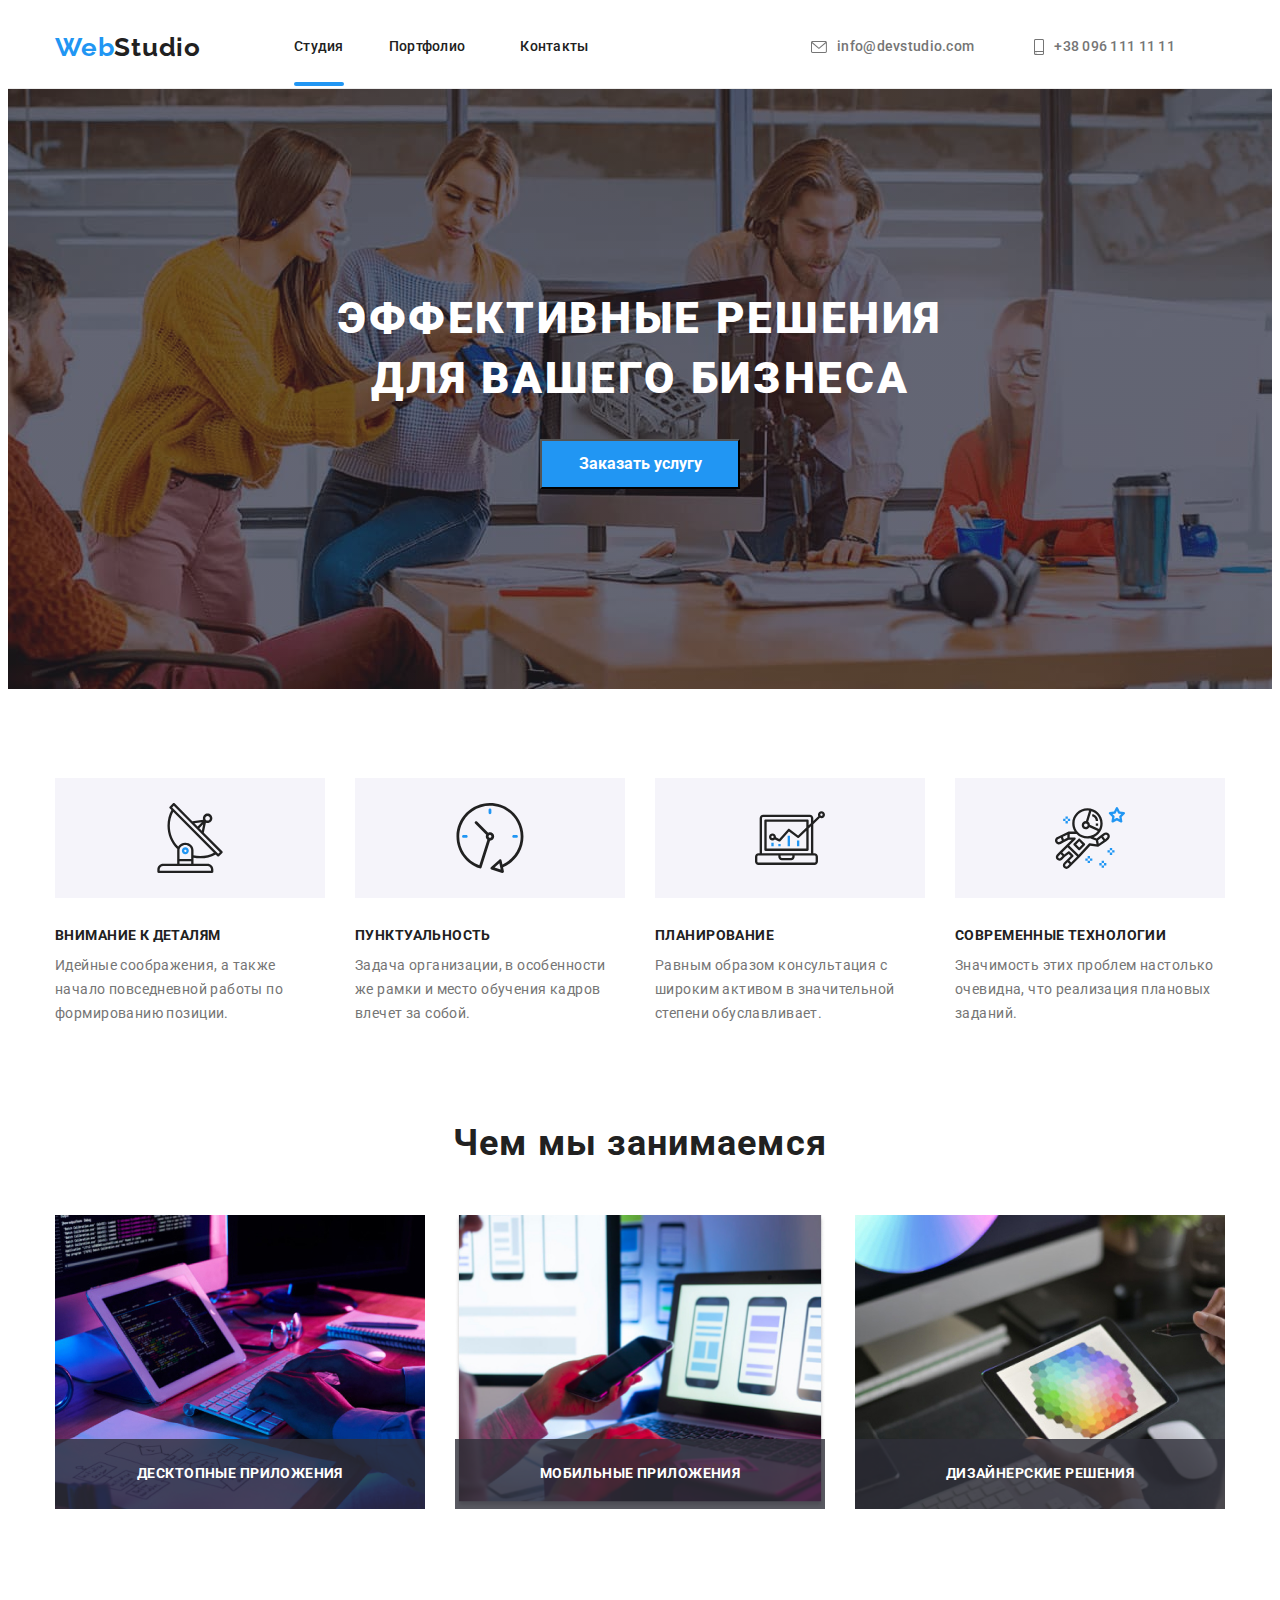
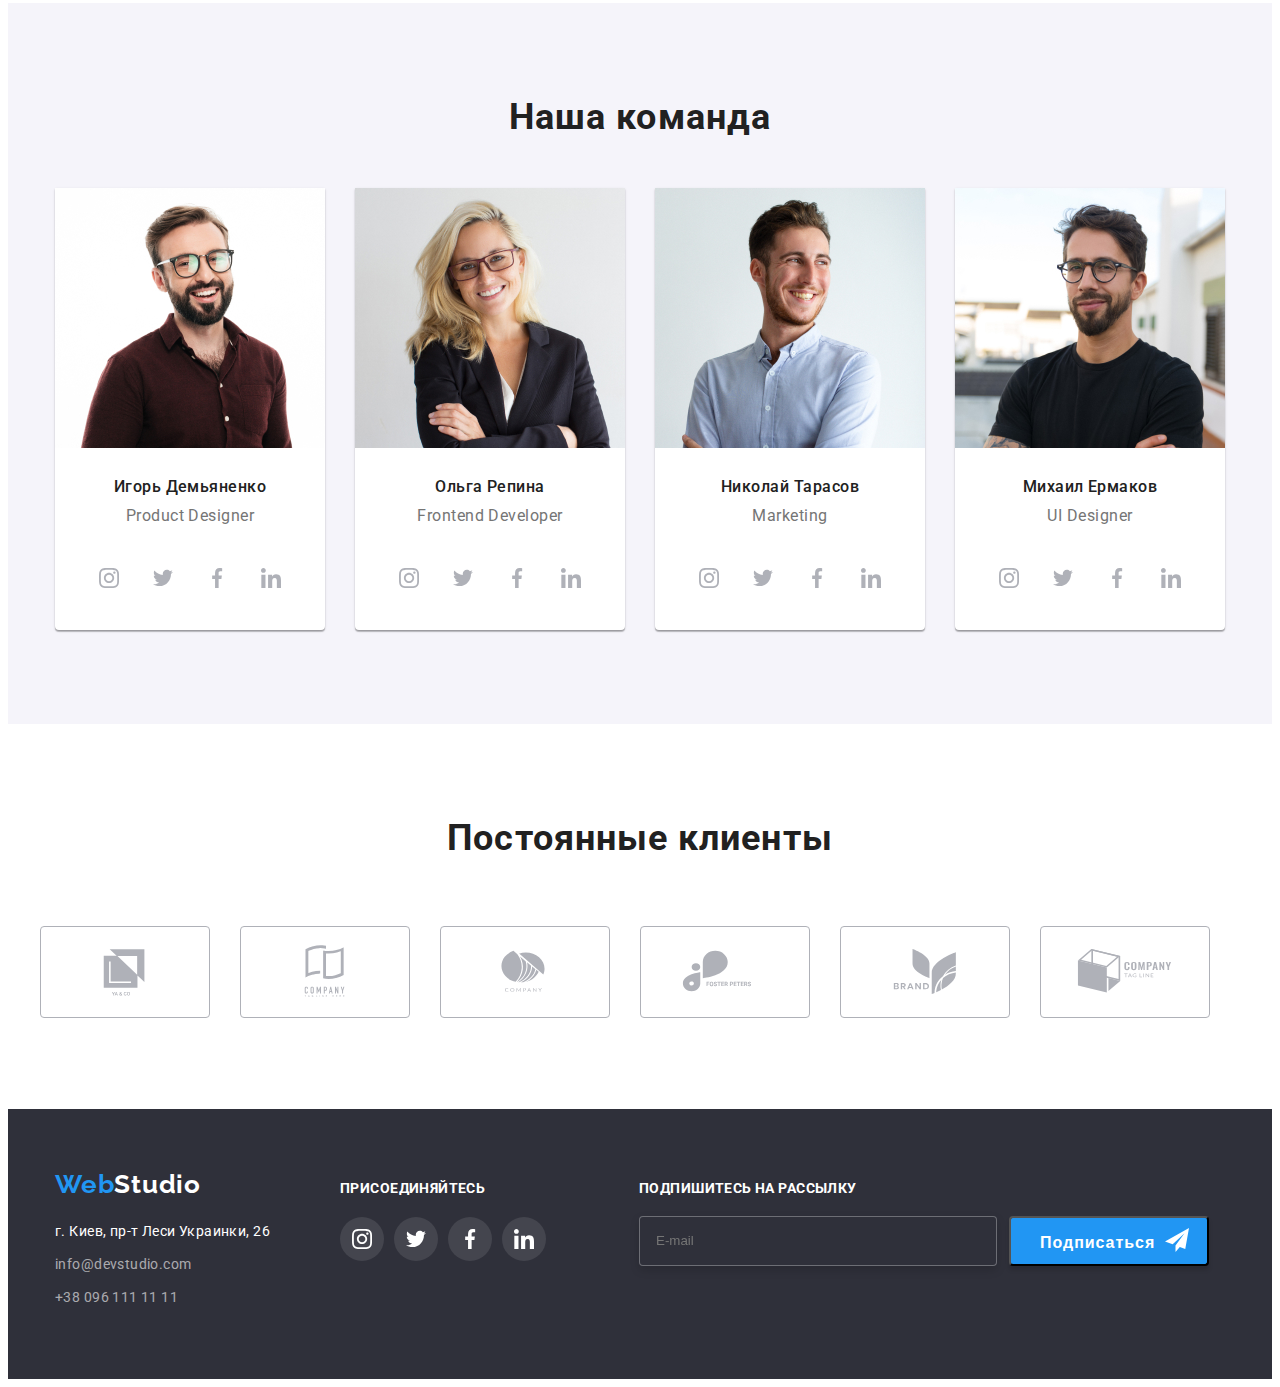
<file: index.html>
<!DOCTYPE html>
<html lang="en">
<head>
    <meta charset="UTF-8">
    <meta http-equiv="X-UA-Compatible" content="IE=edge">
    <meta name="viewport" content="width=device-width, initial-scale=1.0">
    <title>Document</title>
    <link rel="stylesheet" href="https://cdnjs.cloudflare.com/ajax/libs/modern-normalize/1.1.0/modern-normalize.min.css"
        integrity="sha512-wpPYUAdjBVSE4KJnH1VR1HeZfpl1ub8YT/NKx4PuQ5NmX2tKuGu6U/JRp5y+Y8XG2tV+wKQpNHVUX03MfMFn9Q=="
        crossorigin="anonymous" referrerpolicy="no-referrer" />
    <link href="https://fonts.googleapis.com/css2?family=Raleway:wght@700;900&family=Roboto:wght@400;500;700;900&display=swap"
        rel="stylesheet">
        <link rel="stylesheet" href="https://cdnjs.cloudflare.com/ajax/libs/animate.css/4.1.1/animate.min.css" />
    <link rel="stylesheet" href="./css/styles.css">
</head>
<body>
<header class="header">
        <div class="container header-container">
            <a href="" class="header-logo link">
                <span class="web-blue">Web</span><span class="studio-black">Studio</span> </a>
            <nav class="header-navigation">
                <ul class="menu-links list">
                    <li class="header-item-st"><a href="" class="header-link curent link">Студия</a> </li>
                    <li class="header-item-potfolio"><a href="./portfolio.html" class="header-link link">Портфолио</a> </li>
                    <li class="header-item-cont"><a href="" class="header-link  link">Контакты</a> </li>
                </ul>
            </nav>
                <ul class="menu-contacts menu-social-list list">
                    <li class="mail header-social-item "><a href="" class="header-mail menu-social-link link">
                        <svg class="header-social-icon"
                                     width="16"
                                     height="12">
                                        <use href="./images/icons/symbol-defs.svg#icon-envelope-1">
                                        </use>
                                    </svg>
                                    info@devstudio.com</a></li>
                    <li class="mail header-social-item "><a href="" class="header-telephone menu-social-link link"><svg class="header-social-icon" width="10" height="16">
                        <use href="./images/icons/symbol-defs.svg#icon-smartphone-1">
                        </use>
                    </svg> +38 096 111 11 11</a></li>
                </ul>
        </div>      
</header>

  <section class="hero">
    <div class="container">
        <h1 class="hero-title">Эффективные решения для вашего бизнеса</h1>
        <button type="button" class="bt-hero" data-modal-open>Заказать услугу</button>
    </div>
  </section>    

    <main>
            <section  class="about">
                <div class="container">
                    <ul class="about-details">
                        <li class="details list">
                            <div class="about-img">
                                <svg class="about-social-icon" width="70" height="70">
                                    <use href="./images/icons/symbol-defs.svg#icon-antenna-1-1">
                                    </use>
                                </svg>
                                </a>
                            </div>
                            <h3 class="details-heading">Внимание к деталям</h3> 
                            <p class="details-paragraph">
                                Идейные соображения, а также начало повседневной работы по формированию позиции.
                            </p>

                        </li>
                        <li class="details list">
                            <div class="about-img">
                                <svg class="about-social-icon" width="70" height="70">
                                    <use href="./images/icons/symbol-defs.svg#icon-clock-1-1">
                                    </use>
                                </svg>
                                </a>
                            </div>
                            <h3 class="details-heading">Пунктуальность</h3>
                            <p class="details-paragraph">
                            Задача организации, в особенности же рамки и место обучения кадров влечет за собой.
                            </p>
                        </li>

                        <li class="details list">
                            <div class="about-img">
                                <svg class="about-social-icon" width="70" height="70">
                                    <use href="./images/icons/symbol-defs.svg#icon-diagram-1-1">
                                    </use>
                                </svg>
                                </a>
                            </div>
                            <h3 class="details-heading">Планирование</h3>
                            <p class="details-paragraph">
                                Равным образом консультация с широким активом в значительной степени обуславливает.
                            </p>
                        </li>
                        <li class="details list">
                            <div class="about-img">
                                <svg class="about-social-icon" width="70" height="70">
                                    <use href="./images/icons/symbol-defs.svg#icon-astronaut-1-1">
                                    </use>
                                </svg>
                                </a>
                            </div>
                            <h3 class="details-heading">Современные технологии</h3>
                            <p  class="details-paragraph">
                                Значимость этих проблем настолько очевидна, что реализация плановых заданий.
                            </p>
                        </li>
                    </ul>
                </div>
            </section>
    

            <section class="works-section">
                <div class="container">
                    <h2 class="work-heading">Чем мы занимаемся</h2>
                    <ul class="work-heading-ul">
                        <li class="work-heading-li">
                            <img src="images/1.jpg " alt="человек печатает" width="370" height="294" />
                            <div class="works-animation">
                                <p class="works-animation-titlt">
                                    Десктопные приложения
                                </p>
                            </div>
                        </li>
                        <li class="work-heading-li">
                            <img src="images/2.jpg" alt="Человек держит в руке телефон" width="370" height="294" />
                            <div class="works-animation">
                                <p class="works-animation-titlt">
                                    Мобильные приложения
                                </p>
                            </div>
                        </li>
                        <li class="work-heading-li">
                            <img src="images/3.jpg" alt="Планшет с изображением" width="370" height="294" />
                            <div class="works-animation">
                                <p class="works-animation-titlt">
                                    Дизайнерские решения
                                </p>
                            </div>
                        </li>
                    </ul>
                </div>
            </section>
        
        <section class="command-section">
            <div class="container">

                <h2 class="command-heading">Наша команда</h2>
                <ul class="command-heading-ul">

                    <li class="command-heading-li">
                        <img src="images/4.jpg" 
                    
                        alt="Игорь Демьяненко"
                        width="270"
                        height="260"/>
                        <div class="command-heading-name">
                            <h3 class="command-name">Игорь Демьяненко</h3>
                            <p class="command-profession">Product Designer</p>
                            <ul class="masters-social-list list">
                                <li class="masters-social-item">
                                    <a href="" class="masters-social-link">
                                        <svg class="masters-social-icon"
                                            width="20"
                                            height="20">
                                        <use href="./images/icons/symbol-defs.svg#icon-instagram-2-1">
                                        </use>
                                        </svg>
                                    </a>
                                </li>
                                    <li class="masters-social-item">
                                        <a href="" class="masters-social-link">
                                            <svg class="masters-social-icon"
                                            width="20"
                                            height="20">
                                            <use href="./images/icons/symbol-defs.svg#icon-twitter-1-1">
                                            </use>
                                        </svg>
                                        </a>
                                    </li>
                                <li class="masters-social-item">
                                    <a href="" class="masters-social-link">
                                        <svg class="masters-social-icon"
                                        width="20"
                                        height="20">
                                            <use href="./images/icons/symbol-defs.svg#icon-facebook-1-1">
                                            </use>
                                        </svg>
                                    </a>
                                </li>

                                <li class="masters-social-item">
                                    <a href="" class="masters-social-link">
                                        <svg class="masters-social-icon"
                                        width="20"
                                        height="20">
                                            <use href="./images/icons/symbol-defs.svg#icon-linkedin-1-1">
                                            </use>
                                        </svg>
                                    </a>
                                </li>

                            </ul>
                        </div>
                    </li>
                    <li class="command-heading-li">
                        <img src="images/5.jpg"
                        alt="Ольга Репина"
                        width="270"
                        height="260"/>
                        <div class="command-heading-name">
                            <h3 class="command-name">Ольга Репина</h3>
                            <p class="command-profession">Frontend Developer</p>
                            <ul class="masters-social-list list">
                                <li class="masters-social-item">
                                    <a href="" class="masters-social-link">
                                        <svg class="masters-social-icon" width="20" height="20">
                                            <use href="./images/icons/symbol-defs.svg#icon-instagram-2-1">
                                            </use>
                                        </svg>
                                    </a>
                                <li class="masters-social-item">
                                    <a href="" class="masters-social-link">
                                        <svg class="masters-social-icon" width="20" height="20">
                                            <use href="./images/icons/symbol-defs.svg#icon-twitter-1-1">
                                            </use>
                                        </svg>
                                    </a>
                                </li>
                                <li class="masters-social-item">
                                    <a href="" class="masters-social-link">
                                        <svg class="masters-social-icon" width="20" height="20">
                                            <use href="./images/icons/symbol-defs.svg#icon-facebook-1-1">
                                            </use>
                                        </svg>
                                    </a>
                                </li>
                            
                                <li class="masters-social-item">
                                    <a href="" class="masters-social-link">
                                        <svg class="masters-social-icon" width="20" height="20">
                                            <use href="./images/icons/symbol-defs.svg#icon-linkedin-1-1">
                                            </use>
                                        </svg>
                                    </a>
                                </li>
                            
                            </ul>
                        </div> 
                    </li>
                    <li class="command-heading-li">
                        <img src="images/6.jpg"
                        alt="Николай Тарасов"
                        width="270"
                        height="260"/>
                        <div class="command-heading-name">                    
                            <h3 class="command-name">Николай Тарасов</h3>
                            <p class="command-profession">Marketing</p>
                            <ul class="masters-social-list list">
                                <li class="masters-social-item">
                                    <a href="" class="masters-social-link">
                                        <svg class="masters-social-icon" width="20" height="20">
                                            <use href="./images/icons/symbol-defs.svg#icon-instagram-2-1">
                                            </use>
                                        </svg>
                                    </a>
                                <li class="masters-social-item">
                                    <a href="" class="masters-social-link">
                                        <svg class="masters-social-icon" width="20" height="20">
                                            <use href="./images/icons/symbol-defs.svg#icon-twitter-1-1">
                                            </use>
                                        </svg>
                                    </a>
                                </li>
                                <li class="masters-social-item">
                                    <a href="" class="masters-social-link">
                                        <svg class="masters-social-icon" width="20" height="20">
                                            <use href="./images/icons/symbol-defs.svg#icon-facebook-1-1">
                                            </use>
                                        </svg>
                                    </a>
                                </li>
                            
                                <li class="masters-social-item">
                                    <a href="" class="masters-social-link">
                                        <svg class="masters-social-icon" width="20" height="20">
                                            <use href="./images/icons/symbol-defs.svg#icon-linkedin-1-1">
                                            </use>
                                        </svg>
                                    </a>
                                </li>
                            
                            </ul>
                        </div>
                    </li>
                    <li class="command-heading-li">
                        <img src="images/7.jpg"
                        alt="Михаил Ермаков"
                        width="270"
                        height="260"/>
                        <div class="command-heading-name">
                        <h3 class="command-name">Михаил Ермаков</h3>
                        <p class="command-profession">UI Designer</p>
                        <ul class="masters-social-list list">
                            <li class="masters-social-item">
                                <a href="" class="masters-social-link">
                                    <svg class="masters-social-icon" width="20" height="20">
                                        <use href="./images/icons/symbol-defs.svg#icon-instagram-2-1">
                                        </use>
                                    </svg>
                                </a>
                            <li class="masters-social-item">
                                <a href="" class="masters-social-link">
                                    <svg class="masters-social-icon" width="20" height="20">
                                        <use href="./images/icons/symbol-defs.svg#icon-twitter-1-1">
                                        </use>
                                    </svg>
                                </a>
                            </li>
                            <li class="masters-social-item">
                                <a href="" class="masters-social-link">
                                    <svg class="masters-social-icon" width="20" height="20">
                                        <use href="./images/icons/symbol-defs.svg#icon-facebook-1-1">
                                        </use>
                                    </svg>
                                </a>
                            </li>
                        
                            <li class="masters-social-item">
                                <a href="" class="masters-social-link">
                                    <svg class="masters-social-icon" width="20" height="20">
                                        <use href="./images/icons/symbol-defs.svg#icon-linkedin-1-1">
                                        </use>
                                    </svg>
                                </a>
                            </li>
                        
                        </ul>
                    </div>
                    </li>
                </ul>
            </div>
        </section>
        <section class="clients">
            <div class="container">
                <h2 class="clients-heading">Постоянные клиенты</h2>
                    <ul class="clients-ul list">
                        <div class="clients-img">
                            <li class="clients-item">
                            <a href="" class="clients-link">
                                <svg class="clients-icon" 
                                    width="106"
                                    height="60">
                                    <use href="./images/icons/symbol-defs.svg#icon-Logo-6-1">
                                    </use>
                                </svg>
                            </a>
                            </li>

                            <li class="clients-item">
                                <a href="" class="clients-link">
                                    <svg class="clients-icon"
                                        width="106"
                                        height="60">
                                        <use href="./images/icons/symbol-defs.svg#icon-Logo-1-1">
                                        </use>
                                    </svg>
                                </a>
                            </li>
                            <li class="clients-item">
                                <a href="" class="clients-link">
                                    <svg class="clients-icon" width="106" height="60">
                                        <use href="./images/icons/symbol-defs.svg#icon-Logo-2-1">
                                        </use>
                                    </svg>
                                </a>
                                </li>
                                <li class="clients-item">
                                    <a href="" class="clients-link">
                                        <svg class="clients-icon" width="106" height="60">
                                            <use href="./images/icons/symbol-defs.svg#icon-Logo-7-1">
                                            </use>
                                        </svg>
                                    </a>
                                    </li>
                                    <li class="clients-item">
                                        <a href="" class="clients-link">
                                            <svg class="clients-icon" width="106" height="60">
                                                <use href="./images/icons/symbol-defs.svg#icon-Logo-4-1">
                                                </use>
                                            </svg>
                                        </a>
                                    </li>
                                        <li class="clients-item">
                                            <a href="" class="clients-link">
                                                <svg class="clients-icon" width="106" height="60">
                                                    <use href="./images/icons/symbol-defs.svg#icon-Logo-5-1">
                                                    </use>
                                                </svg>
                                            </a>
                                        </li>
                        </div>
                    </ul>
        </section>
    </main>
    <footer class="footer">
        <section>
            <div class="container footer-position">
                <div class="footer-left">
                        <a href="" class="header-logo-footer link">
                            <span class="web-blue">Web</span><span class="studio-wiete">Studio</span> </a>
                        </a>
                        <div class="footer-class">
                            <address class="footer-address">г. Киев, пр-т Леси Украинки, 26</address>
                            <ul>
                                <li class="class-links-footer"><a class="menu-links-footer link" href="">info@devstudio.com</a></li>
                                <li class="class-links-footer"><a class="footer-telephone link" href="">+38 096 111 11 11</a></li>
                            </ul>
                        </div>
                </div>
                <div class="footer-right">
                    <p class="join">
                    присоединяйтесь
                    </p>
                    <ul class="footer-social-list">
                        <li class="footer-social-item">
                            <a href="" class="footer-social-link">
                                <svg class="masters-social-icon" width="20" height="20">
                                    <use href="./images/icons/symbol-defs.svg#icon-instagram-2-1">
                                    </use>
                                </svg>
                            </a>
                        <li class="footer-social-item">
                            <a href="" class="footer-social-link">
                                <svg class="masters-social-icon" width="20" height="20">
                                    <use href="./images/icons/symbol-defs.svg#icon-twitter-1-1">
                                    </use>
                                </svg>
                            </a>
                        </li>
                        <li class="footer-social-item">
                            <a href="" class="footer-social-link">
                                <svg class="masters-social-icon" width="20" height="20">
                                    <use href="./images/icons/symbol-defs.svg#icon-facebook-1-1">
                                    </use>
                                </svg>
                            </a>
                        </li>
                        
                        <li class="footer-social-item">
                            <a href="" class="footer-social-link">
                                <svg class="masters-social-icon" width="20" height="20">
                                    <use href="./images/icons/symbol-defs.svg#icon-linkedin-1-1">
                                    </use>
                                </svg>
                            </a>
                        </li>
                    </ul>
                </div>
            

                <div class="footer-follow">
                    <form action="follow">
                        <label for="mail" class="footer-label">Подпишитесь на рассылку</label>
                        <div class="follow-submit">
                            <input type="email" name="email" class="footer-input" id="email"
                            placeholder="E-mail">
                            <button type="submit" class="button-folow">
                                Подписаться
                                <svg class="icon" width="24" height="24">
                                    <use href="./images/icons/symbol-defs.svg#icon-icon-send-1"></use>
                                </svg>
                            </button>
                        </div>
                    </form>
                </div>
            </div>
        </section>

    </footer>
        <div class="backdrop is-hidden" data-modal>
            <div class="modal">
                <button type="button" class="modal-close-btn" data-modal-close>
                    <svg class="button-icon" width="11" height="11">
                        <use href="./images/icons/symbol-defs.svg#icon-Vector-1">
                        </use>
                    </svg>

                </button>
                <p class="modal-title">Оставьте свои данные, мы вам перезвоним</p>
                <form action="#" class="modal-form">
                    <div class="modal-field">
                        <label for="user-name" class="modal-label">Имя</label>
                        <div class="input-wrap">
                            <input
                            type="text" 
                            class="modal-input" 
                            placeholder=""
                            name="user-name"
                            required
                            minlength="2"
                            id="user-name"
                            />
                            <svg class="input-icon"
                            width="12"
                            height="12">
                                <use href="./images/icons/symbol-defs.svg#icon-Vector-1-1">
                                </use>
                            </svg>
                        </div>
                    </div>

                    <div class="modal-field">
                    <label for="user-name" class="modal-label">Телефон</label>
                    <div class="input-wrap">
                    <input
                    type="tel" 
                    class="modal-input"
                    placeholder=""
                    name="user-tel"
                    required
                    id="user-tel"/>
                    <svg class="input-icon" width="13" height="13">
                        <use href="./images/icons/symbol-defs.svg#icon-Vector-3">
                        </use>
                    </svg>
                    </div>
                    
                    <div class="modal-field">
                    <label for="user-name" class="modal-label">Почта</label>
                    <div class="input-wrap">
                    <input
                    type="email" 
                    class="modal-input"
                    placeholder=""
                    name="user-email"
                    id="user-email"/>
                    <svg class="input-icon" width="15" height="12">
                        <use href="./images/icons/symbol-defs.svg#icon-Vector-4">
                        </use>
                    </svg>
                    </div>

                    <div class="modal-field">
                        <label for="user-name" class="modal-label">Комментарий</label>
                        <textarea name="user-text"
                            id="user-text"
                            class="modal-text"
                            placeholder="Введите текст"
                        ></textarea>
                    </div>
                    <div class="modal-field">
                        <input type="checkbox" 
                        class="modal-check visually-hidden" 
                        name="policy" 
                        id="policy"
                        />
                        <label for="policy" class="check-text">
                            <span class="check-position">
                                <svg class="check-icon" width="16" height="15">
                                    <use href="./images/icons/symbol-defs.svg#icon-Vector-6">
                                    </use>
                                </svg>
                            </span>
                            Соглашаюсь с рассылкой и принимаю&nbsp;
                            <a class="check-class" href="">Условия договора</a>
                        </label>
                    </div>
                    <button type="submit" class="submit-bt">Отправить</button>
                </form>
            </div>
        </div>
        <script src="./js/modal.js"></script>
</body>
</html>
</file>
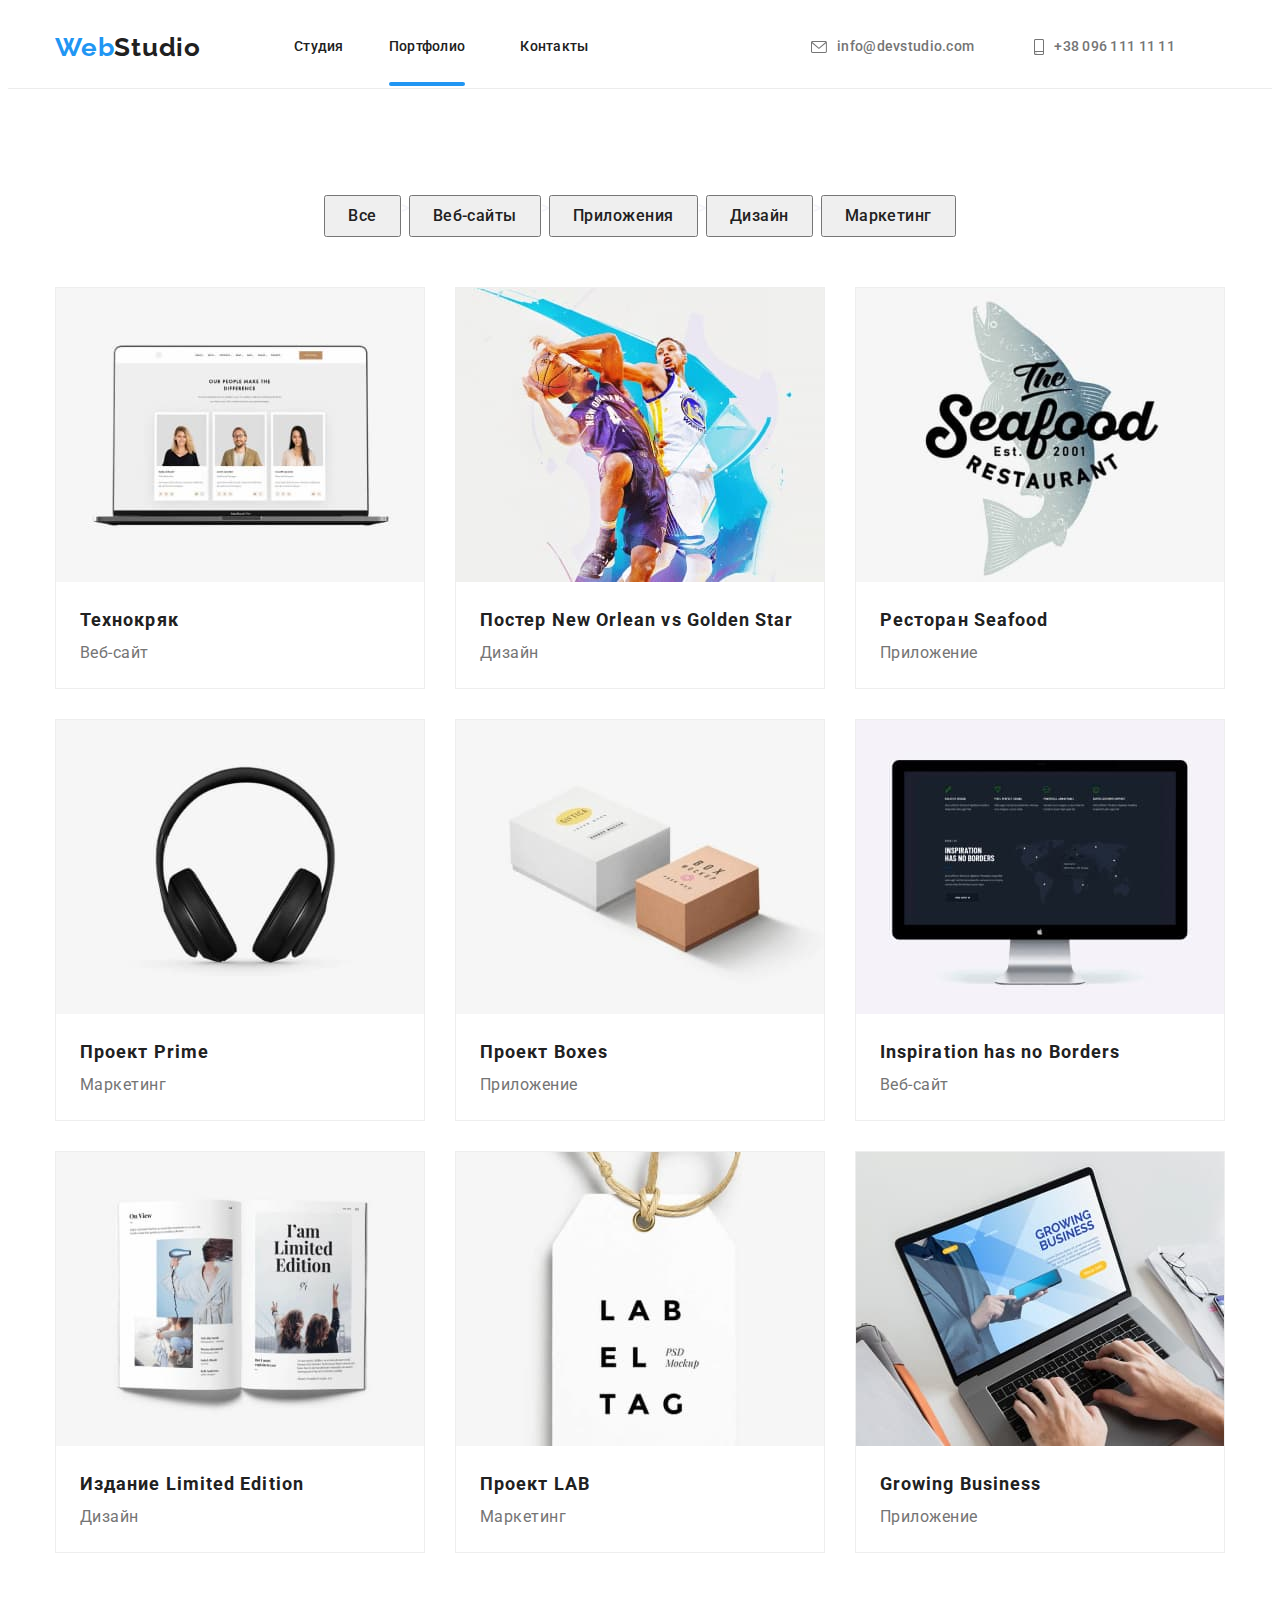
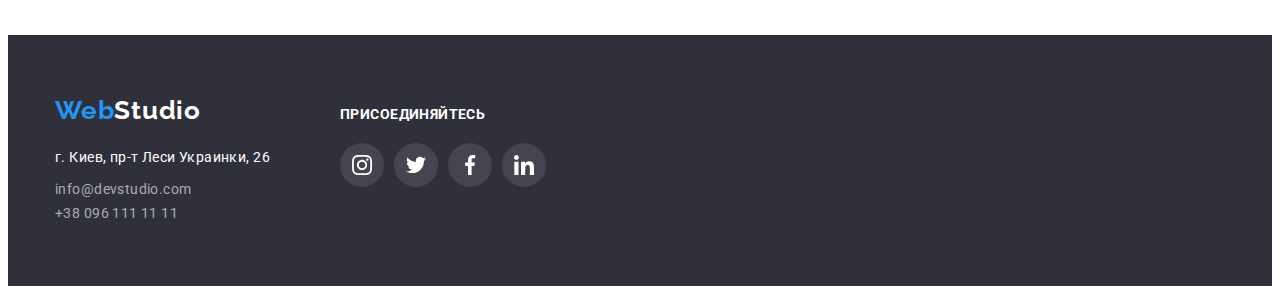
<file: portfolio.html>
<!DOCTYPE html>
<html lang="en">
<head>
    <meta charset="UTF-8">
    <meta http-equiv="X-UA-Compatible" content="IE=edge">
    <meta name="viewport" content="width=device-width, initial-scale=1.0">
    <title>Document</title>
<link rel="stylesheet" href="https://cdnjs.cloudflare.com/ajax/libs/modern-normalize/1.1.0/modern-normalize.min.css"
    integrity="sha512-wpPYUAdjBVSE4KJnH1VR1HeZfpl1ub8YT/NKx4PuQ5NmX2tKuGu6U/JRp5y+Y8XG2tV+wKQpNHVUX03MfMFn9Q=="
    crossorigin="anonymous" referrerpolicy="no-referrer" />
<link
    href="https://fonts.googleapis.com/css2?family=Raleway:wght@700;900&family=Roboto:wght@400;500;700;900&display=swap"
    rel="stylesheet">
<link rel="stylesheet" href="./css/styles.css">
</head>

<body>
<header class="header">
    <div class="container header-container">
        <a href="" class="header-logo link">
            <span class="web-blue">Web</span><span class="studio-black">Studio</span> </a>
        <nav class="header-navigation">
            <ul class="menu-links list">
                <li class="header-item-st"><a href="./index.html" class="header-link link">Студия</a> </li>
                <li class="header-item-potfolio"><a href="./portfolio.html" class="header-link curent link">Портфолио</a> </li>
                <li class="header-item-cont"><a href="" class="header-link link">Контакты</a> </li>
            </ul>
        </nav>
        <ul class="menu-contacts menu-social-list list">
            <li class="mail header-social-item "><a href="" class="header-mail menu-social-link link">
                    <svg class="header-social-icon" width="16" height="12">
                        <use href="./images/icons/symbol-defs.svg#icon-envelope-1">
                        </use>
                    </svg>
                    info@devstudio.com</a></li>
            <li class="mail header-social-item "><a href="" class="header-telephone menu-social-link link"><svg
                        class="header-social-icon" width="10" height="16">
                        <use href="./images/icons/symbol-defs.svg#icon-smartphone-1">
                        </use>
                    </svg> +38 096 111 11 11</a></li>
        </ul>
    </div>
</header>

<main class="basic-section">
    <section class="portfolio">
        <div class="container portfolio-container">
            <div class="keys-portfolio">
                 <ul class="keys list">
                    <li class="keys-button"><button type="button" class="backlight-button">Все</button></li>
                    <li class="keys-button"></li>><button type="button" class="backlight-button">Веб-сайты</button></li>
                    <li class="keys-button"></li>><button type="button" class="backlight-button">Приложения</button></li>
                    <li class="keys-button"></li>><button type="button" class="backlight-button">Дизайн</button></li>
                    <li class="keys-button"></li>><button type="button" class="backlight-button">Маркетинг</button></li>
                 </ul>
            </div>
                
            <ul class="portfolio-class">
                <li class="portfolio-li list">
                    <a href="" class="portfolio-a link">
                        <div class="portfolio-wrap">
                            <img src="images/images2/img1.jpg" alt="изображение людей" width="370" height="294" />
                            <p class="portfolio-text">
                                Технокряк это современная площадка распространения коронавируса.
                                Компании используют эту платформу для цифрового
                                шпионажа и атак на защищённые сервера конкурентов.
                            </p>
                        </div>
                        <div class="portfolio-section">
                            <h3 class="portfolio-h3 link">Технокряк</h3>
                            <p class="portfolio-paragraph">Веб-сайт</p>
                        </div>
                    </a>
                </li>
                <li class="portfolio-li list">
                    <a href="" class="portfolio-a link">
                        <div class="portfolio-wrap">
                            <img src="images/images2/img2.jpg" alt="постер" width="370" height="294" />
                            <p class="portfolio-text">
                                Технокряк это современная площадка распространения коронавируса.
                                Компании используют эту платформу для цифрового
                                шпионажа и атак на защищённые сервера конкурентов.
                            </p>
                        </div>
                        <div class="portfolio-section">
                            <h3 class="portfolio-h3 link">Постер New Orlean vs Golden Star</h3>
                            <p class="portfolio-paragraph">Дизайн</p>
                        </div>
                    </a>
                </li>
                <li class="portfolio-li list">
                    <a href="" class="portfolio-a link">
                        <div class="portfolio-wrap">
                            <img src="images/images2/img3.jpg" alt="логотип" width="370" height="294" />
                            <p class="portfolio-text">
                                Технокряк это современная площадка распространения коронавируса.
                                Компании используют эту платформу для цифрового
                                шпионажа и атак на защищённые сервера конкурентов.
                            </p>
                        </div>
                        <div class="portfolio-section">
                            <h3 class="portfolio-h3 link">Ресторан Seafood</h3>
                            <p class="portfolio-paragraph">Приложение</p>
                        </div>
                    </a>
                </li>
                <li class="portfolio-li list">
                    <a href="" class="portfolio-a link">
                        <div class="portfolio-wrap">
                            <img src="images/images2/img4.jpg" alt="наушники" width="370" height="294" />
                            <p class="portfolio-text">
                                Технокряк это современная площадка распространения коронавируса.
                                Компании используют эту платформу для цифрового
                                шпионажа и атак на защищённые сервера конкурентов.
                            </p>
                        </div>
                        <div class="portfolio-section">
                            <h3 class="portfolio-h3 link">Проект Prime</h3>
                            <p class="portfolio-paragraph">Маркетинг</p>
                        </div>
                    </a>
                </li>
                <li class="portfolio-li list">
                    <a href="" class="portfolio-a link">
                        <div class="portfolio-wrap">
                            <img src="images/images2/img5.jpg" alt="книги" width="370" height="294" />
                            <p class="portfolio-text">
                                Технокряк это современная площадка распространения коронавируса.
                                Компании используют эту платформу для цифрового
                                шпионажа и атак на защищённые сервера конкурентов.
                            </p>
                        </div>
            
                        <div class="portfolio-section">
                            <h3 class="portfolio-h3 link">Проект Boxes</h3>
                            <p class="portfolio-paragraph">Приложение</p>
                        </div>
                    </a>
                </li>
                <li class="portfolio-li list">
                    <a href="" class="portfolio-a link">
                        <div class="portfolio-wrap">
                            <img src="images/images2/img6.jpg" alt="компьютер" width="370" height="294" />
                            <p class="portfolio-text">
                                Технокряк это современная площадка распространения коронавируса.
                                Компании используют эту платформу для цифрового
                                шпионажа и атак на защищённые сервера конкурентов.
                            </p>
                        </div>
                        <div class="portfolio-section">
                            <h3 class="portfolio-h3 link">Inspiration has no Borders</h3>
                            <p class="portfolio-paragraph">Веб-сайт</p>
                        </div>
                    </a>
                </li>
                <li class="portfolio-li list">
                    <a href="" class="portfolio-a link">
                        <div class="portfolio-wrap">
                            <img src="images/images2/img7.jpg" alt="Издание Limited Edition" width="370" height="294" />
                            <p class="portfolio-text">
                                Технокряк это современная площадка распространения коронавируса.
                                Компании используют эту платформу для цифрового
                                шпионажа и атак на защищённые сервера конкурентов.
                            </p>
                        </div>
                        <div class="portfolio-section">
                            <h3 class="portfolio-h3 link">Издание Limited Edition</h3>
                            <p class="portfolio-paragraph">Дизайн</p>
                        </div>
                    </a>
                </li>
                <li class="portfolio-li list">
                    <a href="" class="portfolio-a link">
                        <div class="portfolio-wrap">
                            <img src="images/images2/img8.jpg" alt="Проект LAB" width="370" height="294" />
                            <p class="portfolio-text">
                                Технокряк это современная площадка распространения коронавируса.
                                Компании используют эту платформу для цифрового
                                шпионажа и атак на защищённые сервера конкурентов.
                            </p>
                        </div>
                        <div class="portfolio-section">
                            <h3 class="portfolio-h3 link">Проект LAB</h3>
                            <p class="portfolio-paragraph">Маркетинг</p>
                        </div>
                    </a>
                </li>
                <li class="portfolio-li list">
                    <a href="" class="portfolio-a link">
                        <div class="portfolio-wrap">
                            <img src="images/images2/img9.jpg" alt="Growing Business" width="370" height="294" />
                            <p class="portfolio-text">
                                Технокряк это современная площадка распространения коронавируса.
                                Компании используют эту платформу для цифрового
                                шпионажа и атак на защищённые сервера конкурентов.
                            </p>
                        </div>
                        <div class="portfolio-section">
                            <h3 class="portfolio-h3 link">Growing Business</h3>
                            <p class="portfolio-paragraph">Приложение</p>
                        </div>
                    </a>
                </li>
            </ul>
        </div>
    </section>
</main>   
       
    

<footer class="footer">
    <section class="footer-section">
        <div class="container footer-position">
            <div class="footer-left">
                <a href="" class="header-logo-footer link">
                    <span class="web-blue">Web</span><span class="studio-wiete">Studio</span> </a>
                </a>
                <div class="footer-class">
                    <address class="footer-address">г. Киев, пр-т Леси Украинки, 26</address>
                    <ul>
                        <li><a class="menu-links-footer link" href="">info@devstudio.com</a></li>
                        <li><a class="footer-telephone link" href="">+38 096 111 11 11</a></li>
                    </ul>
                </div>


            </div>
            <div class="footer-right">
                <p class="join">
                    присоединяйтесь
                </p>
                <ul class="footer-social-list">
                    <li class="footer-social-item">
                        <a href="" class="footer-social-link">
                            <svg class="masters-social-icon" width="20" height="20">
                                <use href="./images/icons/symbol-defs.svg#icon-instagram-2-1">
                                </use>
                            </svg>
                        </a>
                    <li class="footer-social-item">
                        <a href="" class="footer-social-link">
                            <svg class="masters-social-icon" width="20" height="20">
                                <use href="./images/icons/symbol-defs.svg#icon-twitter-1-1">
                                </use>
                            </svg>
                        </a>
                    </li>
                    <li class="footer-social-item">
                        <a href="" class="footer-social-link">
                            <svg class="masters-social-icon" width="20" height="20">
                                <use href="./images/icons/symbol-defs.svg#icon-facebook-1-1">
                                </use>
                            </svg>
                        </a>
                    </li>

                    <li class="footer-social-item">
                        <a href="" class="footer-social-link">
                            <svg class="masters-social-icon" width="20" height="20">
                                <use href="./images/icons/symbol-defs.svg#icon-linkedin-1-1">
                                </use>
                            </svg>
                        </a>
                    </li>
                </ul>
            </div>
        </div>
    </section>

</footer>
</body>
</html>
</file>
<file: css/styles.css>
* {
  box-sizing: border-box;
}
p,
h1,
h2,
h3,
h4 {
  margin: 0;
}
ul,
ol {
  margin: 0;
  padding: 0;
  list-style: none;
}
img {
  display: block;
}
button {
  cursor: pointer;
}
:root {
  --main-bt-color: #212121;
  --section-bt-color: #ffffff;
}
.list {
  list-style: none;
}
.link {
  text-decoration: none;
}
.visually-hidden {
  position: absolute;
  width: 1px;
  height: 1px;
  margin: -1px;
  padding: 0;
  overflow: hidden;
  border: 0;
  clip: rect(0 0 0 0);
}
/* ----------------------------------------------------- */
body {
  font-family: 'Roboto', sans-serif;
  color: #e5e5e5;
  color: rgba(0, 0, 0, 0);
}
.container {
  width: 1200px;
  padding-left: 15px;
  padding-right: 15px;
  margin: 0 auto;
}
/*-----------header------------*/

.header {
  background: #ffffff;
  margin: 0 auto;
  align-items: center;
  padding-top: 24px;
  padding-bottom: 25px;
  border-bottom: 1px solid #ececec;
}

.menu-links {
  font-weight: 500;
  font-size: 14px;
  line-height: 1.14;
  letter-spacing: 0.02em;
  color: #212121;
}
.header-link {
  font-weight: 500;
  font-size: 14px;
  line-height: 1.14;
  letter-spacing: 0.02em;
  color: #212121;
  position: relative;
  transition-property: color;
  transition-duration: 250ms;
  transition-timing-function: cubic-bezier(0.4, 0, 0.2, 1);
  position: relative;
}
.header-link.curent::after {
  content: '';
  display: block;
  width: 100%;
  height: 4px;
  border-radius: 2px;
  background-color: #2196f3;
  position: absolute;
  left: 0;
  bottom: -32px;
}

.header-item-st {
  margin-right: 45px;
}
.header-item-potfolio {
  margin-right: 55px;
}
.mail {
  margin-right: 50px;
}

.web-blue {
  font-family: Raleway, sans-serif;
  font-weight: 700;
  color: #2196f3;
}
.studio-black {
  font-family: Raleway, sans-serif;
  font-weight: 700;
  color: #212121;
}

.header-logo {
  font-family: Raleway, sans-serif;
  font-weight: bold;
  font-style: normal;
  margin-right: 93px;
}

.header .container {
  display: flex;
  align-items: center;
}
.menu-links {
  display: flex;
  align-items: center;
}
.menu-contacts {
  display: flex;
  margin-left: auto;
  align-items: center;
}
.header-telephone,
.menu-contacts,
.header-mail {
  font-weight: 500;
  font-size: 14px;
  line-height: 1.14;
  letter-spacing: 0.02em;
  color: #757575;
}
.header-telephone {
  cursor: pointer;
  transition-property: color;
  transition-duration: 250ms;
  transition-timing-function: cubic-bezier(0.4, 0, 0.2, 1);
}
.header-mail {
  cursor: pointer;
  transition-property: color;
  transition-duration: 250ms;
  transition-timing-function: cubic-bezier(0.4, 0, 0.2, 1);
}
.header-link:hover,
.header-link:focus {
  color: #2196f3;
}
.header-mail:hover,
.header-mail:focus {
  color: #2196f3;
}
.header-telephone:hover,
.header-telephone:focus {
  color: #2196f3;
}

.menu-social-list,
.menu-social-link {
  display: flex;
  justify-content: center;
}
.menu-social-link {
  align-items: center;
}
.header-social-icon {
  fill: currentColor;
  margin-right: 10px;
}
.header-social-item {
  margin-left: 10px;
  align-content: center;
}
.hero {
  max-width: 1600px;
  height: 600px;
  background: #2f303a;
  background-repeat: no-repeat;
  background-position: center;
  background-image: linear-gradient(rgba(47, 48, 58, 0.4), rgba(47, 48, 58, 0.4)),
    url(../images/images3/Img1.jpg);
  margin: 0 auto;
  padding-top: 200px;
  padding-bottom: 200px;
}
.hero-title {
  font-weight: 900;
  font-size: 44px;
  line-height: 1.36;
  text-align: center;
  letter-spacing: 0.06em;
  text-transform: uppercase;
  color: #ffffff;
  max-width: 696px;
  margin: 0 auto;
}

/*---------Button---------*/
.bt-hero {
  font-family: Roboto;
  font-weight: bold;
  font-size: 16px;
  line-height: 1.87;
  color: #ffffff;
  background-color: #2196f3;
  cursor: pointer;
  display: block;
  margin: 0 auto;
  width: 200px;
  height: 50px;
  margin-top: 30px;
  margin-bottom: 200px;
}

.basic-section {
  font-family: Roboto;
  background: #ffffff;
}
.backlight-button {
  font-family: Roboto;
  font-weight: 500;
  font-size: 16px;
  line-height: 1.62;
  text-align: center;
  letter-spacing: 0.03em;
  color: #212121;
}

.keys {
  font-family: Roboto;
  font-weight: 500;
  font-size: 16px;
  line-height: 1.62;
  color: #f5f4fa;
  display: flex;
  justify-content: center;
  cursor: pointer;
  transition-property: background-color;
  transition-duration: 250ms;
  transition-timing-function: cubic-bezier(0.4, 0, 0.2, 1);
}
.backlight-button {
  padding-top: 6px;
  padding-bottom: 6px;
  padding-left: 22px;
  padding-right: 22px;
  cursor: pointer;
  transition-property: color;
  transition-duration: 250ms;
  transition-timing-function: cubic-bezier(0.4, 0, 0.2, 1);
}

.keys-button {
  margin-right: 8 px;
}
.keys-portfolio {
  margin-bottom: 50px;
}
.keys .backlight-button:hover,
.keys .backlight-button:focus {
  background-color: #2196f3;
  color: #ffffff;
}

.portfolio-li:hover,
.portfolio-li:focus {
  box-shadow: 0px 1px 1px rgba(0, 0, 0, 0.12), 0px 4px 4px rgba(0, 0, 0, 0.06),
    1px 4px 6px rgba(0, 0, 0, 0.16);
}
/*------------ Внимание к деталям ----------------*/
.about {
  padding-top: 89px;
  padding-bottom: 47px;
}
.about-details {
  display: flex;
}
.details {
  width: 270px;
  margin-right: 30px;
}

.details-heading {
  font-weight: bold;
  font-size: 14px;
  line-height: 1.14;
  letter-spacing: 0.03em;
  text-transform: uppercase;
  color: #212121;
  margin-bottom: 10px;
}
.details-paragraph {
  font-weight: normal;
  font-size: 14px;
  line-height: 1.71;
  letter-spacing: 0.03em;
  color: #757575;
  width: 270px;
  height: 75px;
  left: 214px;
  top: 800px;
}

/*------work-section-----*/
.works-section {
  padding-top: 47px;
  padding-bottom: 94px;
}

.work-heading {
  font-weight: bold;
  font-size: 36px;
  line-height: 1.16;
  text-align: center;
  letter-spacing: 0.03em;
  color: #212121;
  margin-bottom: 50px;
}
.work-heading-ul {
  display: flex;
}
.work-heading-li {
  margin-right: 30px;
  position: relative;
}

.work-heading-li3:last-child {
  margin-right: 0;
}
.works-animation {
  position: absolute;
  width: 100%;
  height: 70px;
  bottom: 0;
  right: 0;
  background-color: rgba(47, 48, 58, 0.8);
}
.works-animation-titlt {
  display: flex;
  justify-content: center;
  align-items: center;
  width: 100%;
  height: 100%;
  font-weight: 700;
  font-size: 14px;
  line-height: 1.14px;
  text-align: center;
  letter-spacing: 0.03em;
  text-transform: uppercase;
  color: #ffffff;
}
/*-------Наша команда----- */

.command-section {
  background: #f5f4fa;
  margin: 0 auto;
  padding-top: 94px;
  padding-bottom: 94px;
}

.command-heading {
  font-weight: bold;
  font-size: 36px;
  line-height: 1.16;
  text-align: center;
  letter-spacing: 0.03em;
  color: #212121;
  margin-bottom: 50px;
}
.command-heading-ul {
  display: flex;
  margin-right: 30px;
}
.command-heading-li {
  background: #ffffff;
  box-shadow: 0px 1px 3px rgba(0, 0, 0, 0.12), 0px 1px 1px rgba(0, 0, 0, 0.14),
    0px 2px 1px rgba(0, 0, 0, 0.2);
  border-radius: 0px 0px 4px 4px;
  margin-right: 30px;
}

.command-profession {
  font-size: 16px;
  line-height: 1.18;
  letter-spacing: 0.03em;
  color: #757575;
  margin-top: 10px;
  text-align: center;
  margin-bottom: 30px;
}
.command-heading-name {
  padding-top: 30px;
  padding-bottom: 30px;
}
.command-name {
  font-weight: 500;
  font-size: 16px;
  line-height: 1.18;
  letter-spacing: 0.03em;
  color: #212121;
  text-align: center;
}
.masters-social-list {
  display: flex;
  justify-content: center;
}

.masters-social-item + .masters-social-item {
  margin-left: 10px;
}
.footer-social-item + .footer-social-item {
  margin-left: 10px;
}
.masters-social-link {
  width: 44px;
  height: 44px;
  background-color: #ffffff;
  border-radius: 50%;
  display: flex;
  justify-content: center;
  align-items: center;
  color: #afb1b8;
  position: relative;
  transition-property: background-color;
  transition-duration: 250ms;
  transition-timing-function: cubic-bezier(0.4, 0, 0.2, 1);
}
.footer-social-link {
  width: 44px;
  height: 44px;
  background-color: rgba(255, 255, 255, 0.1);
  border-radius: 50%;
  display: flex;
  justify-content: center;
  align-items: center;
  color: #ffffff;
  transition-property: background-color;
  transition-duration: 250ms;
  transition-timing-function: cubic-bezier(0.4, 0, 0.2, 1);
}

.footer-social-link:hover,
.footer-social-link:focus {
  background-color: #2196f3;
}
.masters-social-icon {
  fill: currentColor;
}
.about-social-icon {
  fill: currentColor;
}
.about-img {
  width: 270px;
  height: 120px;
  display: flex;
  justify-content: center;
  align-items: center;
  margin-bottom: 30px;
  background-color: #f5f4fa;
}
.about-img + .about-img {
  margin-right: 0;
}
.masters-social-link:hover,
.masters-social-link:focus {
  background-color: #2196f3;
  color: #ffffff;
}
.footer-position {
  display: flex;
  align-items: baseline;
}

/* -------portfolio ------ */

.portfolio {
  margin: 0 auto;
  padding-bottom: 82px;
  align-items: center;
  padding-top: 106px;
}
.portfolio-h3 {
  font-weight: bold;
  font-size: 18px;
  line-height: 2;
  letter-spacing: 0.06em;
  color: #212121;
}

.portfolio-section {
  padding-top: 20px;
  padding-bottom: 20px;
  padding-left: 24px;
  padding-right: 24px;
}
.portfolio-paragraph {
  font-size: 16px;
  line-height: 1.87;
  letter-spacing: 0.03em;
  color: #757575;
}

.portfolio-class {
  display: flex;
  flex-wrap: wrap;
}
.portfolio-li {
  width: 370px;
  display: inline-block;
  margin-bottom: 30px;
  margin-right: 30px;
  box-sizing: border-box;
  background: #ffffff;
  border: 1px solid #eeeeee;
  box-sizing: border-box;
  cursor: pointer;
  transition-property: color;
  transition-duration: 250ms;
  transition-timing-function: cubic-bezier(0.4, 0, 0.2, 1);
}
.portfolio-wrap {
  position: relative;
  overflow: hidden;
}
.portfolio-li:nth-child(3n) {
  margin-right: 0;
}
.portfolio-li:nth-last-child(-n + 3) {
  margin-bottom: 0;
}
.portfolio-li:hover .portfolio-text {
  transform: translateY(0);
}

.portfolio-text {
  position: absolute;
  height: 100%;
  top: 0;
  left: 0;
  background-color: rgba(33, 150, 243, 0.9);
  font-weight: 400;
  font-size: 18px;
  line-height: 1.56;
  letter-spacing: 0.03em;
  color: #ffffff;
  padding-top: 63px;
  padding-bottom: 63px;
  padding-left: 24px;
  padding-right: 24px;
  transform: translateY(100%);
  transition-duration: 250ms;
  transition-timing-function: cubic-bezier(0.4, 0, 0.2, 1);
}

/* ---------Подвал-------- */
.footer {
  padding-top: 60px;
  padding-bottom: 60px;
  background: #2f303a;
  margin: 0 auto;
}
.web-blue,
.studio-wiete,
.studio-black {
  font-weight: 700;
  font-size: 26px;
  line-height: 1.19;
  letter-spacing: 0.03em;
}
.studio-wiete {
  color: #ffffff;
}
.footer-address {
  color: #ffffff;
}
.footer-address,
.footer-telephone,
.menu-links-footer {
  font-style: normal;
  font-size: 14px;
  line-height: 1.71;
  letter-spacing: 0.03em;
}
.footer-social-list {
  display: flex;
  justify-content: center;
}

.footer-address {
  margin-top: 20px;
  margin-bottom: 9px;
}
.class-links-footer {
  margin-bottom: 9px;
}

.footer-telephone,
.menu-links-footer {
  color: rgba(255, 255, 255, 0.6);
}
.header-logo-footer {
  font-family: Raleway, sans-serif;
  font-weight: 700;
  font-style: normal;
  margin-top: 20px;
  margin-bottom: 20px;
}
.footer-right {
  margin-left: 70px;
}
.join {
  font-weight: 700;
  font-size: 14px;
  line-height: 1.14;
  letter-spacing: 0.03em;
  text-transform: uppercase;
  color: #ffffff;
  display: flex;
  margin-bottom: 20px;
}
.footer-follow {
  margin-left: 93px;
  display: flex;
  align-items: center;
  justify-content: center;
}

.footer-input {
  position: sticky;
  width: 358px;
  height: 50px;
  border: 1px solid rgba(255, 255, 255, 0.3);
  box-sizing: border-box;
  filter: drop-shadow(0px 4px 4px rgba(0, 0, 0, 0.15));
  border-radius: 4px;
  background: #2f303a;
  padding-left: 16px;
}
.button-folow {
  width: 200px;
  height: 50px;
  background: #2196f3;
  box-shadow: 0px 4px 4px rgba(0, 0, 0, 0.15);
  border-radius: 4px;
  font-style: normal;
  font-weight: bold;
  font-size: 16px;
  line-height: 1.87;
  display: flex;
  text-align: center;
  letter-spacing: 0.06em;
  color: #ffffff;
  padding-top: 10px;
  padding-bottom: 10px;
  padding-left: 29px;
  margin-left: 12px;
}
.follow-submit {
  display: flex;
  align-items: flex-end;
  justify-content: flex;
}
.footer-label {
  font-style: normal;
  font-weight: bold;
  font-size: 14px;
  line-height: 1, 14;
  letter-spacing: 0.03em;
  text-transform: uppercase;
  color: #ffffff;
  margin-bottom: 20px;
  display: flex;
}

.icon {
  color: #ffffff;
  margin-left: 10px;
}

/* ------------clients----------- */
.clients {
  padding-top: 94px;
  padding-bottom: 91px;
}
.clients-heading {
  font-weight: bold;
  font-size: 36px;
  line-height: 1.16;
  text-align: center;
  letter-spacing: 0.03em;
  color: #212121;
  margin-bottom: 50px;
}
.clients-item {
  color: #afb1b8;
}
.clients-link:hover,
.clients-link:focus {
  color: #2196f3;
  border: 1px solid;
}
.clients-img {
  display: flex;
  justify-content: center;
  align-items: center;
}

.clients-item + .clients-item {
  margin-left: 0px;
}
.clients-link {
  width: 170px;
  height: 92px;
  display: flex;
  color: #afb1b8;
  border: 1px solid #afb1b8;
  box-sizing: border-box;
  border-radius: 4px;
  justify-content: center;
  align-items: center;
  margin-top: 16px;
  cursor: pointer;
  transition-property: color;
  transition-duration: 250ms;
  transition-timing-function: cubic-bezier(0.4, 0, 0.2, 1);
}
.clients-item {
  margin-right: 30px;
  color: #afb1b8;
}
.clients-icon {
  justify-content: center;
  align-items: center;
  fill: currentColor;
}

/* ---------backdrop----------- */
.backdrop {
  position: fixed;
  top: 0;
  left: 0;
  width: 100vw;
  height: 100vh;
  background-color: rgba(0, 0, 0, 0.612);
  display: flex;
  align-items: center;
  justify-content: center;
  transition: opacity 250ms, visibility 250ms;
  transition-timing-function: cubic-bezier(0.4, 0, 0.2, 1);
}

.modal {
  width: 580px;
  min-height: 500px;
  background: #ffffff;
  border-radius: 5px;
  position: relative;
  padding: 40px;
}
.modal-close-btn {
  width: 30px;
  height: 30px;
  border-radius: 50%;
  background-color: transparent;
  border: 1px solid rgba(0, 0, 0, 0.1);
  position: absolute;
  right: 10px;
  top: 10px;
}

.button-icon {
  fill: currentColor;
}
.modal-close-btn:focus,
.modal-close-btn:hover {
  color: #2196f3;
}

.is-hidden {
  opacity: 0;
  visibility: hidden;
  pointer-events: none;
}
.modal-title {
  font-weight: 700;
  line-height: 1.4;
  font-size: 20px;
  text-align: center;
  color: #212121;
  margin-bottom: 12px;
}
.modal-input {
  width: 100%;
  height: 40px;
  border: 1px solid rgba(33, 33, 33, 0.2);
  border-radius: 4px;
  padding-left: 25px;
  font-size: 12px;
  outline: none;
}
.modal-input:focus {
  border-color: #2196f3;
}
.modal-input:focus + .input-icon {
  fill: #2196f3;
}
.input-wrap {
  position: relative;
}
.input-icon {
  position: absolute;
  left: 8px;
  top: 50%;
  transform: translateY(-50%);
}
.modal-text {
  width: 100%;
  height: 120px;
  border: 1px solid rgba(33, 33, 33, 0.2);
  border-radius: 4px;
  padding: 12px;
  font-size: 12px;
  resize: none;
}

.modal-label {
  font-size: 12px;
  display: block;
  font-weight: normal;
  line-height: 1.16;
  letter-spacing: 0.01em;
  color: #757575;
  margin-bottom: 4px;
  margin-top: 10px;
}
.modal-input-last {
  width: 100%;
  height: 120px;
  border: 1px solid rgba(33, 33, 33, 0.2);
  border-radius: 4px;
  margin-bottom: 28px;
  padding-left: 15px;
}
.modal-input::placeholder {
  color: #757575;
  font-weight: normal;
}
.check-text {
  font-weight: 400;
  font-size: 14px;
  line-height: 1.71;
  letter-spacing: 0.03em;
  color: #757575;
  align-items: center;
  display: flex;
  margin-left: 15px;
  margin-top: 20px;
}

.check-class {
  text-decoration: underline;
  color: #2196f3;
}

.check-text span {
  width: 16px;
  height: 15px;
  border: 0.2px solid #212121;
  border-radius: 2px;
  margin-right: 9px;
  display: flex;
  align-items: center;
  justify-content: center;
}
.modal-check:checked + .check-text span {
  background-color: #2196f3;
  border: none;
}
.submit-bt {
  display: flex;
  align-items: center;
  justify-content: center;
  margin: 0 auto;
  width: 200px;
  height: 50px;
  background: #2196f3;
  box-shadow: 0px 1px 3px rgba(0, 0, 0, 0.12), 0px 1px 1px rgba(0, 0, 0, 0.14),
    0px 2px 1px rgba(0, 0, 0, 0.2);
  border: none;
  border-radius: 4px;
  letter-spacing: 0.06em;
  font-style: normal;
  font-weight: bold;
  font-size: 16px;
  line-height: 1.87;
  cursor: pointer;
  color: #ffffff;
  margin-top: 30px;
}
</file>
